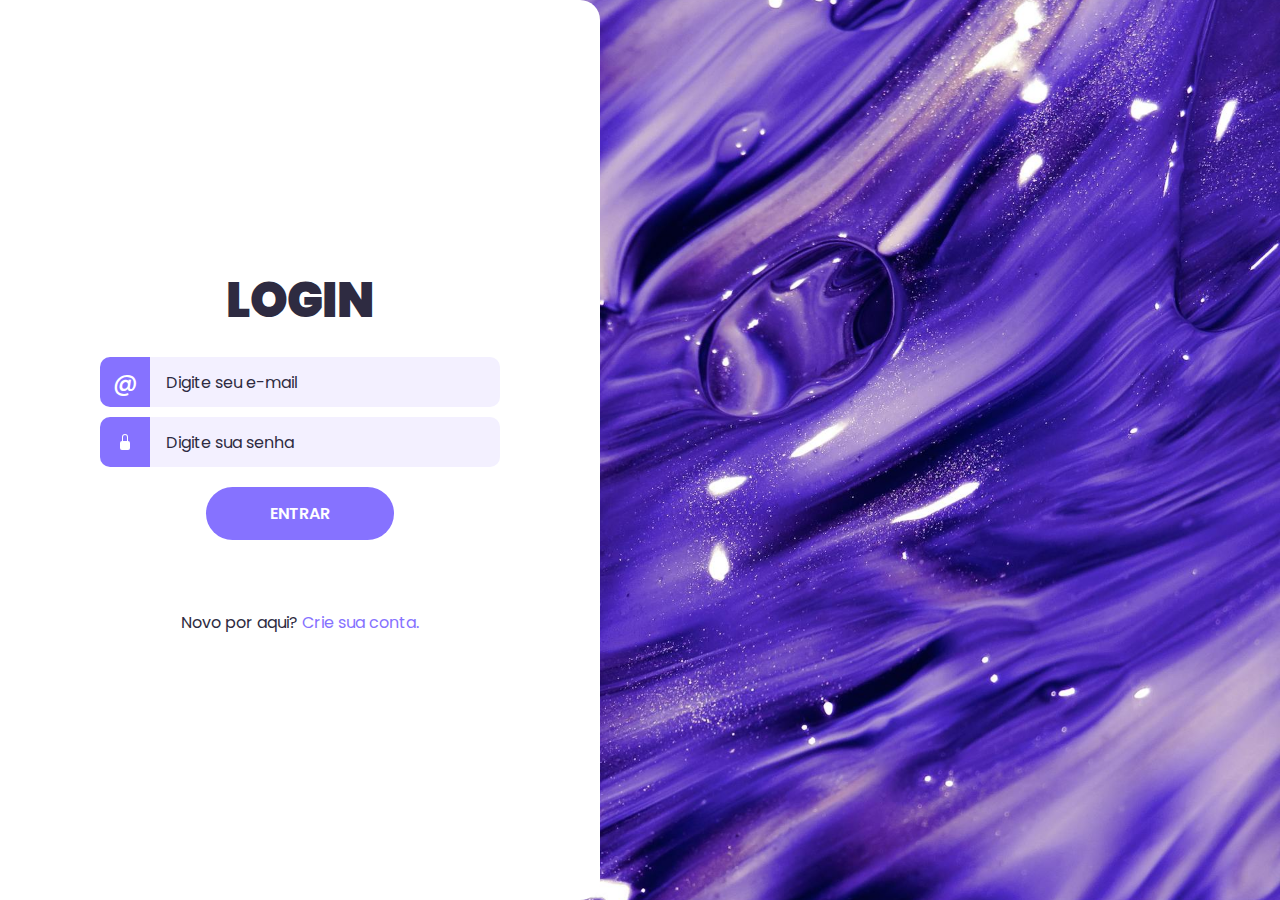
<file: index.html>
<!DOCTYPE html>
<html lang="pt-br">

<head>
    <meta charset="UTF-8">
    <meta name="viewport" content="width=device-width, initial-scale=1.0">
    <title>Login</title>

    <!-- Meu CSS -->
    <link rel="stylesheet" href="css/style.css">
    <!-- Meu JS -->
    <script src="js/script.js" defer></script>
</head>

<body>
    <div class="wrapper">
        <h1>Login</h1>
        <form action="" method="post" id="form">
            <div>
                <label for="email-input">
                    <span>@</span>
                </label>
                <input type="email" name="email" id="email-input" placeholder="Digite seu e-mail">

            </div>
            <div>
                <label for="password-input">
                    <svg xmlns="http://www.w3.org/2000/svg" width="16" height="16" fill="currentColor"
                        class="bi bi-lock-fill" viewBox="0 0 16 16">
                        <path
                            d="M8 1a2 2 0 0 1 2 2v4H6V3a2 2 0 0 1 2-2m3 6V3a3 3 0 0 0-6 0v4a2 2 0 0 0-2 2v5a2 2 0 0 0 2 2h6a2 2 0 0 0 2-2V9a2 2 0 0 0-2-2" />
                    </svg>
                </label>
                <input type="password" name="password" id="password-input" placeholder="Digite sua senha">
            </div>
            <button type="submit">Entrar</button>
        </form>
        <p id="error-message"></p>
        <p>Novo por aqui? <a href="register.html">Crie sua conta.</a></p>
    </div>
</body>

</html>
</file>
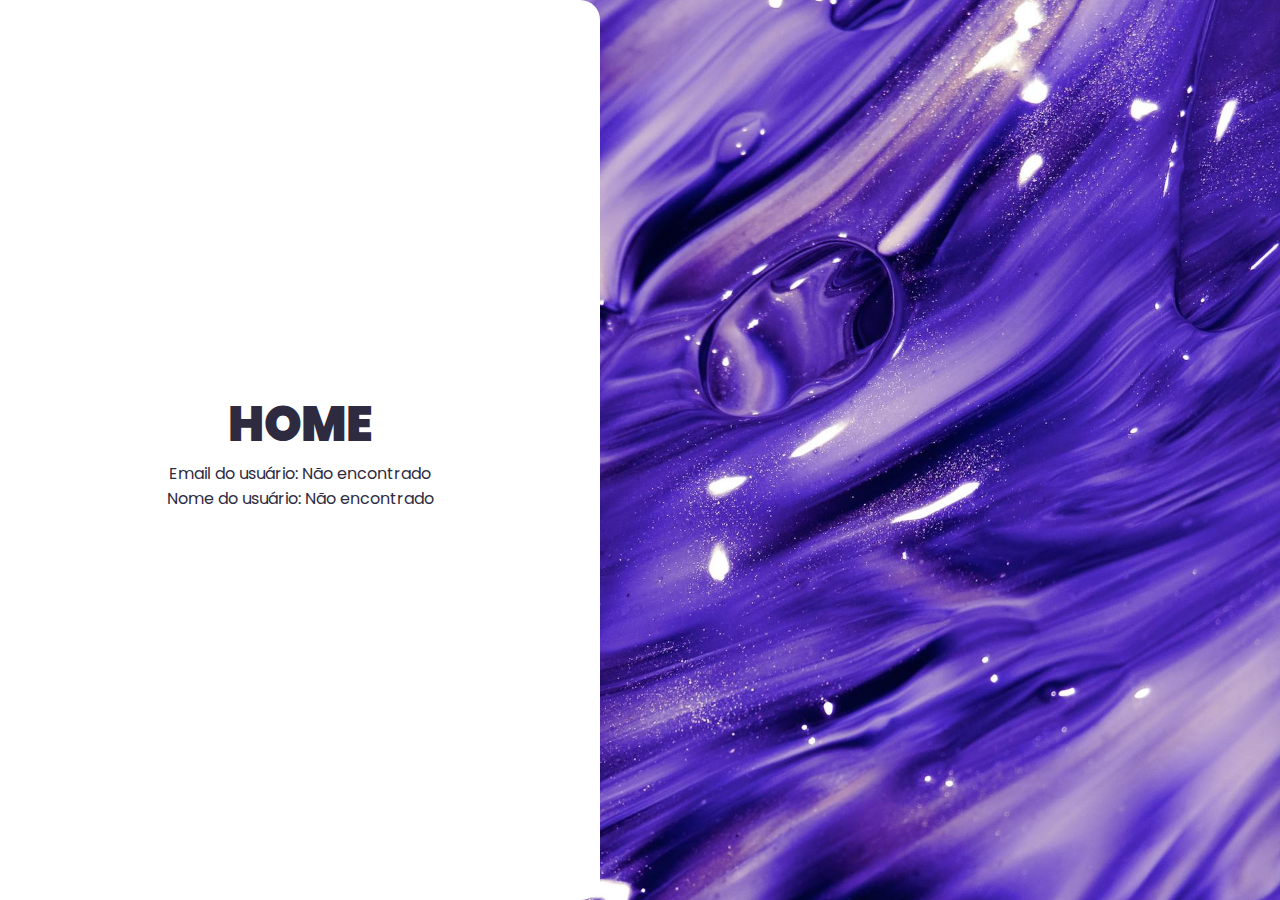
<file: home.html>
<!DOCTYPE html>
<html lang="pt-br">

<head>
    <meta charset="UTF-8">
    <meta name="viewport" content="width=device-width, initial-scale=1.0">
    <title>Home</title>

    <!-- Meu CSS -->
    <link rel="stylesheet" href="css/style.css">
    <!-- Meu JS -->
    <script src="js/script.js" defer></script>
</head>

<body>
    <div class="wrapper">
        <h1>Home</h1>

        <p>Email do usuário: <span id="user-email"></span></p>
        <p>Nome do usuário: <span id="user-name"></span></p>

        <script>
            document.addEventListener('DOMContentLoaded', function() {
                const userEmail = localStorage.getItem('userEmail');
                if (userEmail) {
                    document.getElementById('user-email').textContent = userEmail;
                } else {
                    document.getElementById('user-email').textContent = 'Não encontrado';
                }

                const userName = localStorage.getItem('userName');
                if (userName) {
                    document.getElementById('user-name').textContent = userName;
                } else {
                    document.getElementById('user-name').textContent = 'Não encontrado';
                }
            });
        </script>
    </div>
</body>

</html>
</file>
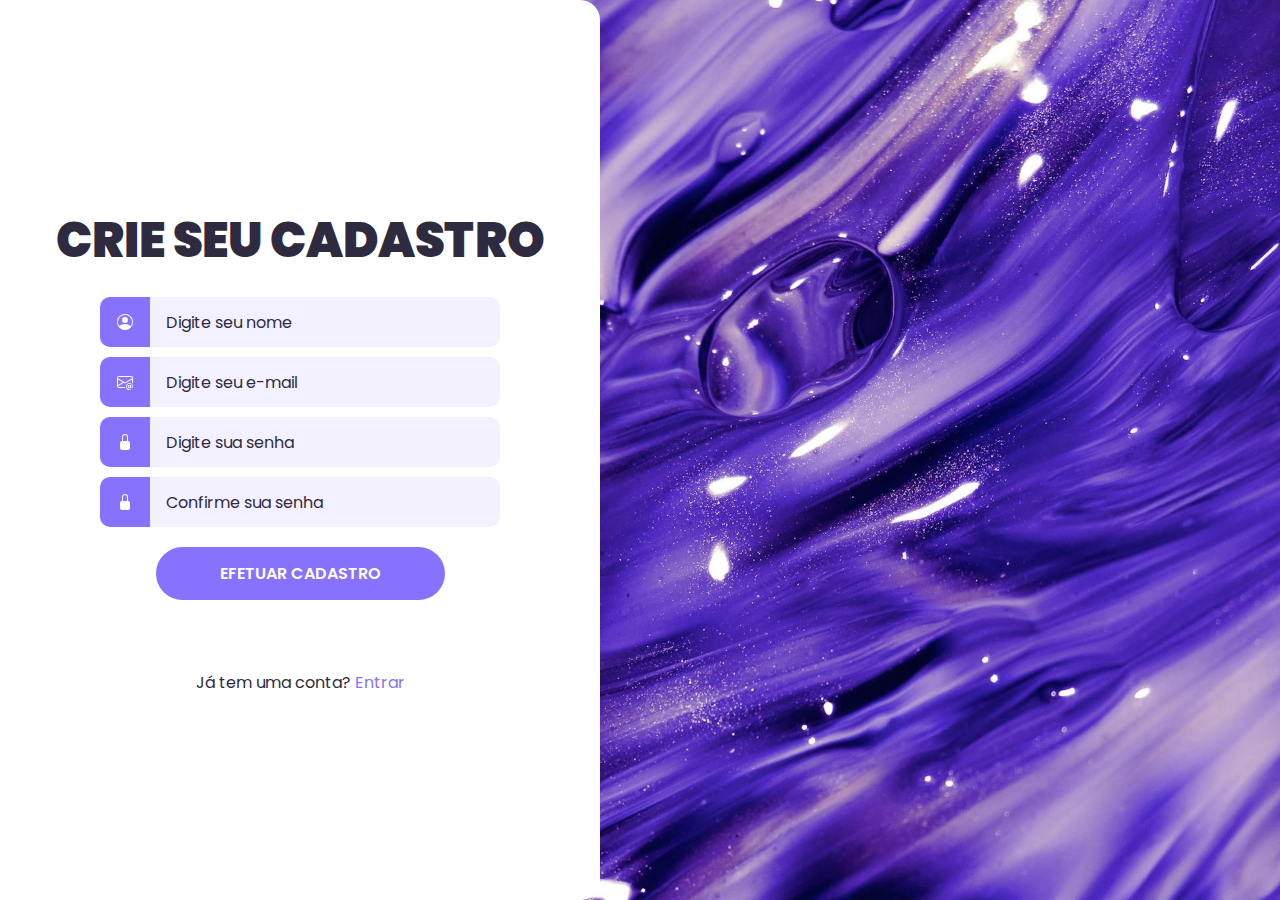
<file: register.html>
<!DOCTYPE html>
<html lang="pt-br">

<head>
    <meta charset="UTF-8">
    <meta name="viewport" content="width=device-width, initial-scale=1.0">
    <title>Login</title>
    <!-- Meu CSS -->
    <link rel="stylesheet" href="css/style.css">
    <!-- Meu JS -->
    <script src="js/script.js" defer></script>
</head>
<body>
    <div class="wrapper">
        <h1>Crie seu Cadastro</h1>
        <form action="" method="post" id="form">
            <div>
                <label for="name-input">
                    <svg xmlns="http://www.w3.org/2000/svg" width="16" height="16" fill="currentColor" class="bi bi-person-circle" viewBox="0 0 16 16">
                        <path d="M11 6a3 3 0 1 1-6 0 3 3 0 0 1 6 0"/>
                        <path fill-rule="evenodd" d="M0 8a8 8 0 1 1 16 0A8 8 0 0 1 0 8m8-7a7 7 0 0 0-5.468 11.37C3.242 11.226 4.805 10 8 10s4.757 1.225 5.468 2.37A7 7 0 0 0 8 1"/>
                      </svg>
                </label>
                <input type="name" name="name" id="name-input" placeholder="Digite seu nome">
            </div>
            <div>
                <label for="email-input">
                    <svg xmlns="http://www.w3.org/2000/svg" width="16" height="16" fill="currentColor" class="bi bi-envelope-at" viewBox="0 0 16 16">
                        <path d="M2 2a2 2 0 0 0-2 2v8.01A2 2 0 0 0 2 14h5.5a.5.5 0 0 0 0-1H2a1 1 0 0 1-.966-.741l5.64-3.471L8 9.583l7-4.2V8.5a.5.5 0 0 0 1 0V4a2 2 0 0 0-2-2zm3.708 6.208L1 11.105V5.383zM1 4.217V4a1 1 0 0 1 1-1h12a1 1 0 0 1 1 1v.217l-7 4.2z"/>
                        <path d="M14.247 14.269c1.01 0 1.587-.857 1.587-2.025v-.21C15.834 10.43 14.64 9 12.52 9h-.035C10.42 9 9 10.36 9 12.432v.214C9 14.82 10.438 16 12.358 16h.044c.594 0 1.018-.074 1.237-.175v-.73c-.245.11-.673.18-1.18.18h-.044c-1.334 0-2.571-.788-2.571-2.655v-.157c0-1.657 1.058-2.724 2.64-2.724h.04c1.535 0 2.484 1.05 2.484 2.326v.118c0 .975-.324 1.39-.639 1.39-.232 0-.41-.148-.41-.42v-2.19h-.906v.569h-.03c-.084-.298-.368-.63-.954-.63-.778 0-1.259.555-1.259 1.4v.528c0 .892.49 1.434 1.26 1.434.471 0 .896-.227 1.014-.643h.043c.118.42.617.648 1.12.648m-2.453-1.588v-.227c0-.546.227-.791.573-.791.297 0 .572.192.572.708v.367c0 .573-.253.744-.564.744-.354 0-.581-.215-.581-.8Z"/>
                      </svg>
                </label>
                <input type="email" name="email" id="email-input" placeholder="Digite seu e-mail">
            </div>
            <div>
                <label for="password-input">
                    <svg xmlns="http://www.w3.org/2000/svg" width="16" height="16" fill="currentColor"
                        class="bi bi-lock-fill" viewBox="0 0 16 16">
                        <path
                            d="M8 1a2 2 0 0 1 2 2v4H6V3a2 2 0 0 1 2-2m3 6V3a3 3 0 0 0-6 0v4a2 2 0 0 0-2 2v5a2 2 0 0 0 2 2h6a2 2 0 0 0 2-2V9a2 2 0 0 0-2-2" />
                    </svg>
                </label>
                <input type="password" name="password" id="password-input" placeholder="Digite sua senha">
            </div>
            <div>
                <label for="repeat-password-input">
                    <svg xmlns="http://www.w3.org/2000/svg" width="16" height="16" fill="currentColor"
                        class="bi bi-lock-fill" viewBox="0 0 16 16">
                        <path
                            d="M8 1a2 2 0 0 1 2 2v4H6V3a2 2 0 0 1 2-2m3 6V3a3 3 0 0 0-6 0v4a2 2 0 0 0-2 2v5a2 2 0 0 0 2 2h6a2 2 0 0 0 2-2V9a2 2 0 0 0-2-2" />
                    </svg>
                </label>
                <input type="password" name="repeat-password" id="repeat-password-input" placeholder="Confirme sua senha">
            </div>
            <button type="submit">Efetuar cadastro</button>
        </form>
        <p id="error-message"></p>
        <p>Já tem uma conta? <a href="index.html">Entrar</a></p>
    </div>
</body>
</html>
</file>
<file: css/style.css>
@import url('https://fonts.googleapis.com/css2?family=Poppins:ital,wght@0,100;0,200;0,300;0,400;0,500;0,600;0,700;0,800;0,900;1,100;1,200;1,300;1,400;1,500;1,600;1,700;1,800;1,900&display=swap');

:root{
    --accent-color: #8672FF;
    --base-color: white;
    --text-color: #2E2B41;
    --input-color: #F3F0FF;                                                                                                                                                                                             
}

*{
    margin: 0;
    padding: 0;
}

html{
    font-family: "Poppins", sans-serif;
    font-size: 12pt;
    color: var(--text-color);
    text-align: center;
}

body{
    min-height: 100vh;
    background-image: url(../img/Fundo.jpg);
    background-size: cover;
    background-position: right;
    overflow: hidden;
}

.wrapper{
    box-sizing: border-box;
    background-color: var(--base-color);
    height: 100vh;
    width: max(40%, 600px);
    padding: 10px;
    border-radius: 0 20px 20px 0;
    display: flex;
    flex-direction: column;
    align-items: center;
    justify-content: center;
}

h1 {
    font-size: 3rem;
    font-weight: 900;
    text-transform: uppercase;
}

form {
    width: min(400px, 100%);
    margin-top: 20px;
    margin-bottom: 50px;
    display: flex;
    flex-direction: column;
    align-items: center;
    gap: 10px;
  }

  form > div {
    width: 100%;
    display: flex;
    justify-content: center;
  }

  form label{
    flex-shrink: 0;
    height: 50px;
    width: 50px;
    background-color: var(--accent-color);
    fill: var(--base-color);
    color: var(--base-color);
    border-radius: 10px 0 0 10px;
    display: flex;
    justify-content: center;
    align-items: center;
    font-size: 1.5rem;
    font-weight: 500;
  }
  
  form input{
    box-sizing: border-box;
    flex-grow: 1;
    min-width: 0;
    height: 50px;
    padding: 1em;
    font: inherit;
    border-radius: 0 10px 10px 0;
    border: 2px solid var(--input-color);
    border-left: none;
    background-color: var(--input-color);
    transition: 150ms ease;
  }

  form input:hover{
    border-color: var(--accent-color);
  }

  form input:focus{
    outline: none;
    border-color: var(--text-color);
  }

  div:has(input:focus) > label{
    background-color: var(--text-color);
  }

  form input::placeholder{
    color: var(--text-color);
  }

  form button{
    margin-top: 10px;
    border: none;
    border-radius: 1000px;
    padding: .85em 4em;
    background-color: var(--accent-color);
    color: var(--base-color);
    font: inherit;
    font-weight: 600;
    text-transform: uppercase;
    cursor: pointer;
    transition: 150ms ease;
  }
  form button:hover{
    background-color: var(--text-color);
  }
  form button:focus{
    outline: none;
    background-color: var(--text-color);
  }

  a{
    text-decoration: none;
    color: var(--accent-color);
  }
  a:hover{
    text-decoration: underline;
  }

  @media(max-width: 1100px) {
    .wrapper {
      width: min(600px, 100%);
      border-radius: 0;
    }
  }
  
  form div.incorrect label {
    background-color: #f06272;
  }
  
  form div.incorrect input {
    border-color: #f06272;
  }
  
  #error-message {
    color: #f06272;
    padding-bottom: 20px;
  }
</file>
